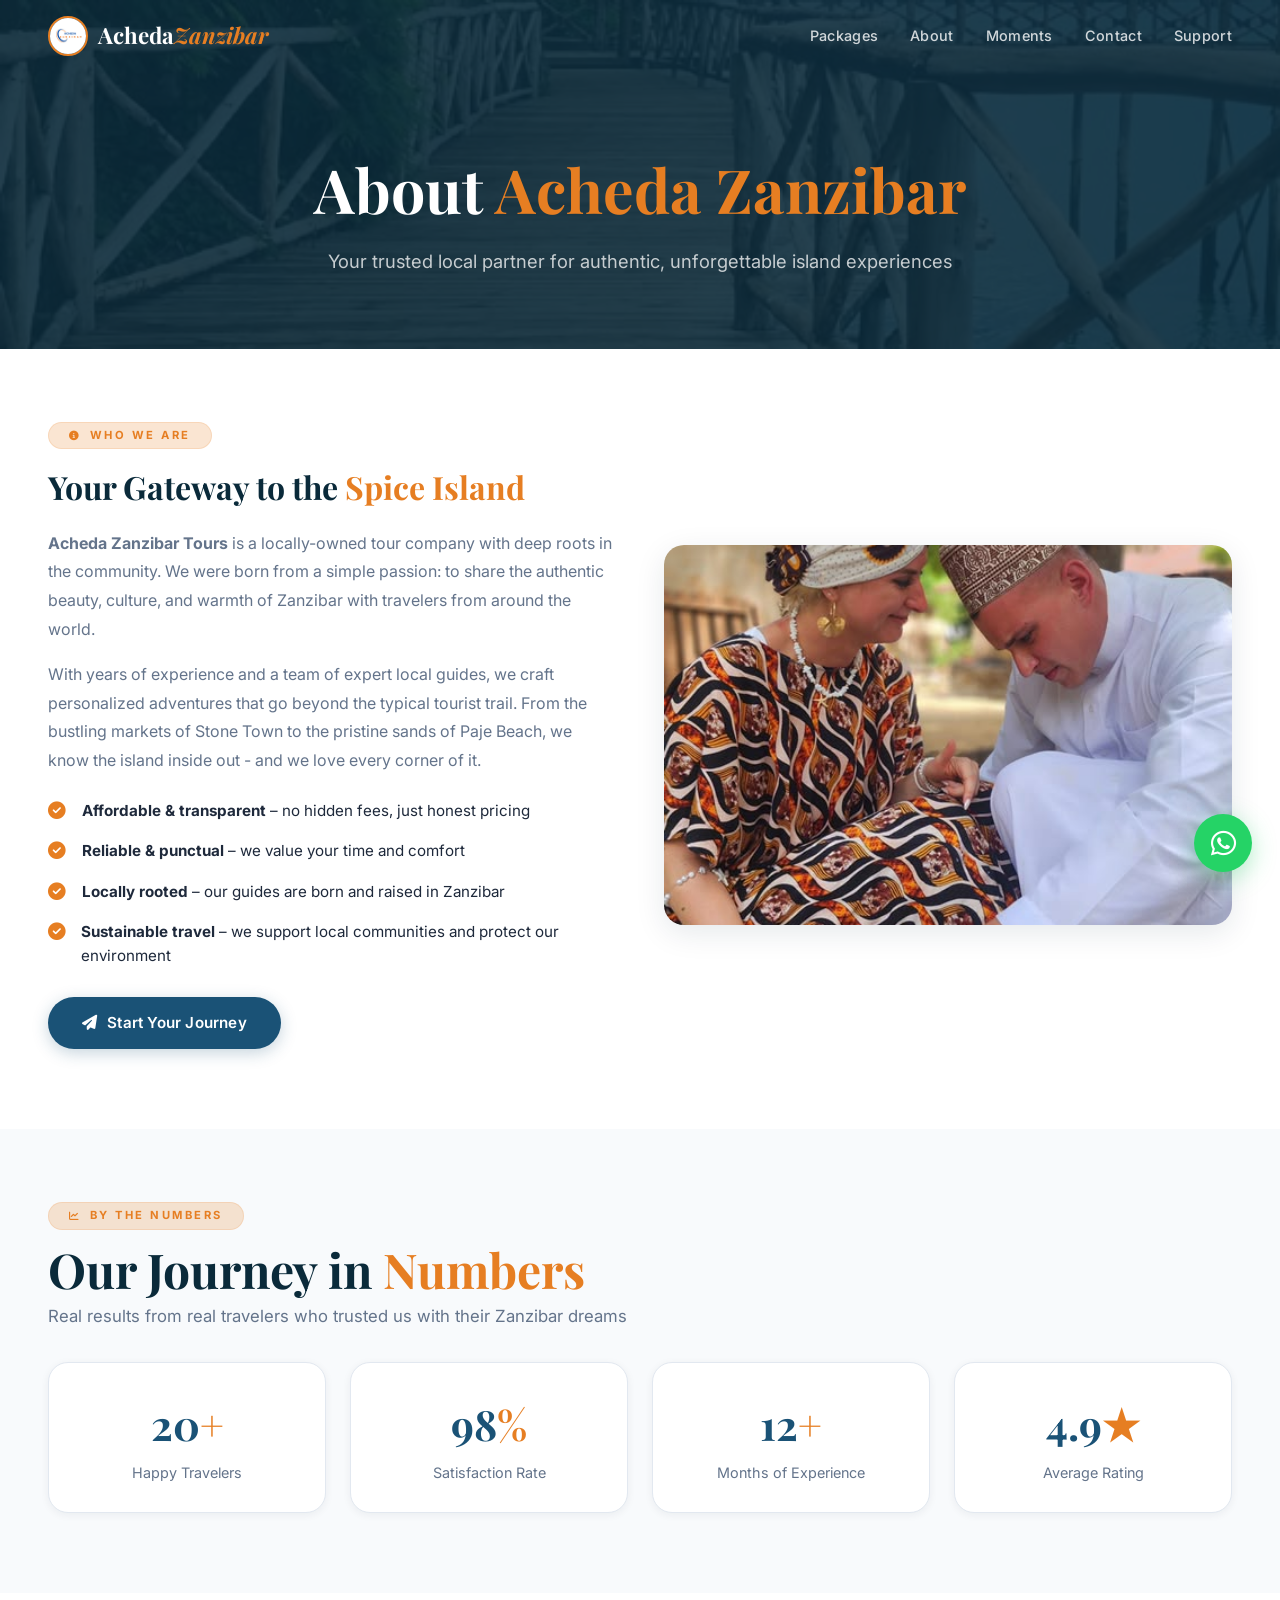
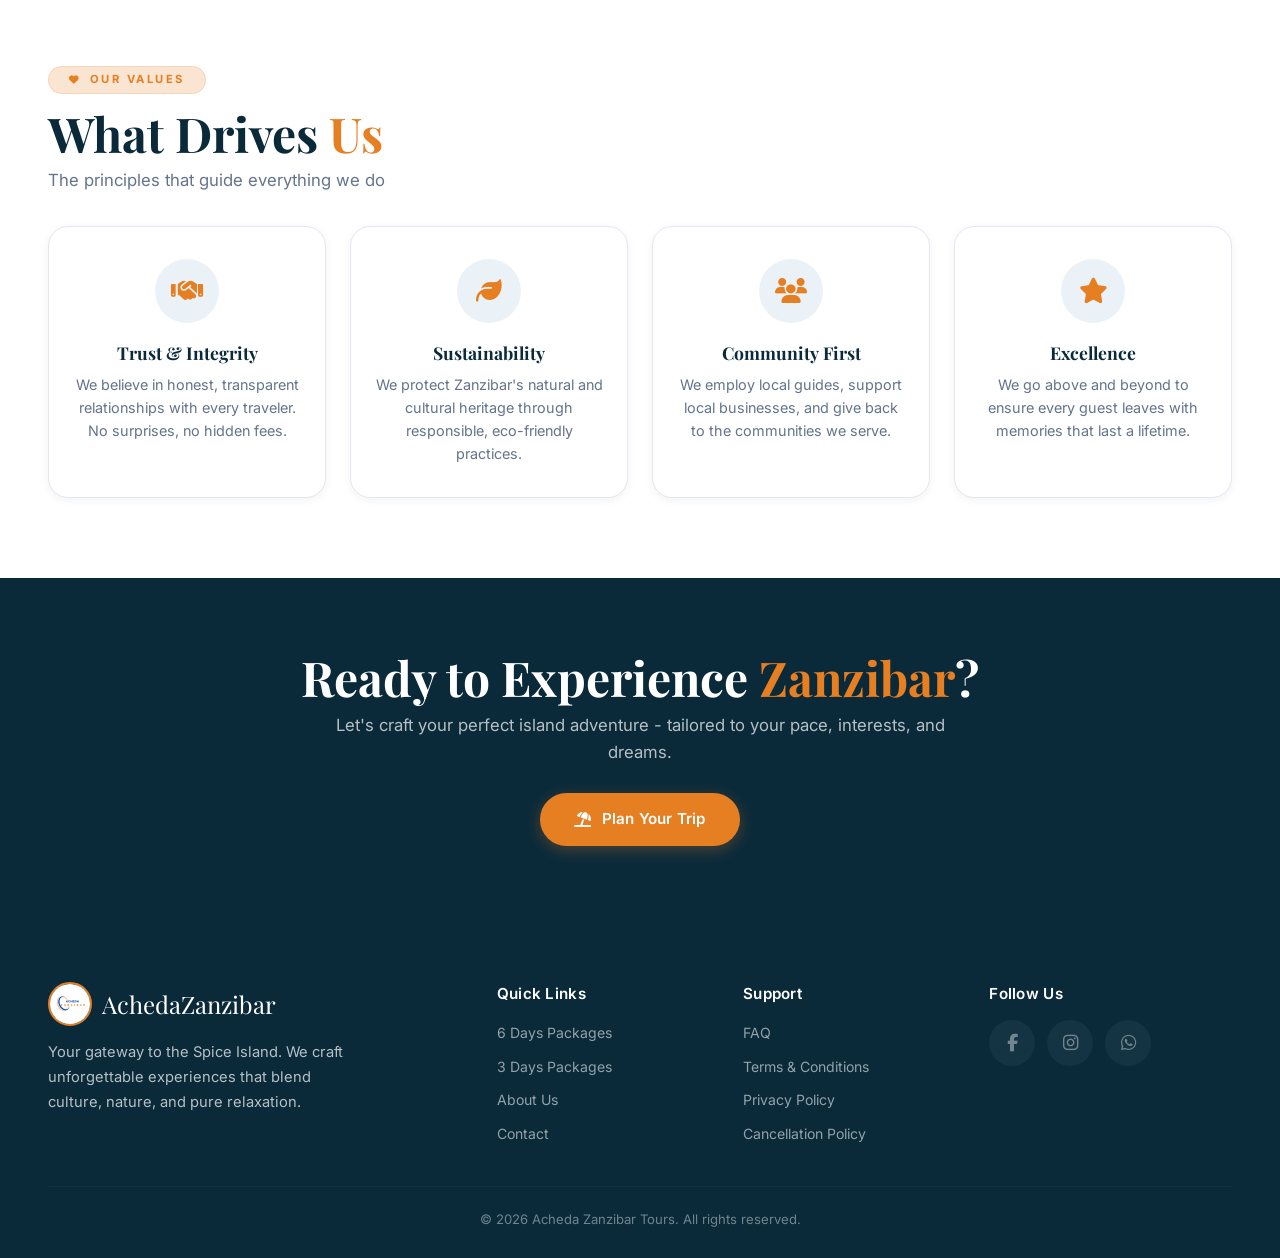
<file: about.html>
<!doctype html>
<html lang="en">
  <head>
    <meta charset="UTF-8" />
    <meta name="viewport" content="width=device-width, initial-scale=1.0" />
    <title>About – Acheda Zanzibar Tours</title>
    <link
      rel="icon"
      type="image/png"
      href="https://ui-avatars.com/api/?name=AZ&background=1a5276&color=fff&size=32"
    />
    <link rel="preconnect" href="https://fonts.googleapis.com" />
    <link rel="preconnect" href="https://fonts.gstatic.com" crossorigin />
    <link
      href="https://fonts.googleapis.com/css2?family=Playfair+Display:ital,wght@0,400;0,600;0,700;1,400&family=Inter:wght@300;400;500;600;700;800&display=swap"
      rel="stylesheet"
    />
    <link
      rel="stylesheet"
      href="https://cdnjs.cloudflare.com/ajax/libs/font-awesome/6.5.0/css/all.min.css"
    />
    <style>
      /* =============================================
                   ROOT & RESET (matching main site)
                   ============================================= */
      * {
        margin: 0;
        padding: 0;
        box-sizing: border-box;
      }

      :root {
        --blue-deep: #0a2a3a;
        --blue-primary: #1a5276;
        --blue-bright: #2a7a9a;
        --blue-light: #eaf2f7;
        --orange: #e67e22;
        --orange-light: #f5cba7;
        --orange-glow: rgba(230, 126, 34, 0.2);
        --white: #ffffff;
        --gray-50: #f8fafc;
        --gray-100: #f1f4f8;
        --gray-200: #e2e8f0;
        --gray-500: #64748b;
        --gray-700: #1e293b;
        --shadow-sm: 0 2px 8px rgba(10, 42, 58, 0.06);
        --shadow-md: 0 8px 30px rgba(10, 42, 58, 0.1);
        --shadow-lg: 0 20px 60px rgba(10, 42, 58, 0.14);
        --radius: 20px;
        --radius-sm: 12px;
        --transition: 0.35s cubic-bezier(0.25, 0.46, 0.45, 0.94);
      }

      html {
        scroll-behavior: smooth;
      }

      body {
        font-family: "Inter", sans-serif;
        background: var(--gray-50);
        color: var(--gray-700);
        line-height: 1.6;
        -webkit-font-smoothing: antialiased;
      }

      img {
        max-width: 100%;
        display: block;
      }
      a {
        text-decoration: none;
        color: inherit;
      }
      ul {
        list-style: none;
      }

      .container {
        max-width: 1240px;
        margin: 0 auto;
        padding: 0 28px;
      }

      /* =============================================
                   TYPOGRAPHY
                   ============================================= */
      .section-label {
        display: inline-flex;
        align-items: center;
        gap: 8px;
        font-size: 0.7rem;
        font-weight: 700;
        letter-spacing: 2.5px;
        text-transform: uppercase;
        color: var(--orange);
        background: var(--orange-glow);
        padding: 4px 20px;
        border-radius: 40px;
        margin-bottom: 12px;
        border: 1px solid rgba(230, 126, 34, 0.15);
      }
      .section-label i {
        font-size: 0.6rem;
      }

      .section-title {
        font-family: "Playfair Display", serif;
        font-size: clamp(2rem, 4.5vw, 3rem);
        font-weight: 700;
        color: var(--blue-deep);
        line-height: 1.15;
        margin-bottom: 6px;
      }
      .section-title .highlight {
        color: var(--orange);
      }

      .section-subtitle {
        font-size: 1.05rem;
        color: var(--gray-500);
        max-width: 640px;
        font-weight: 400;
        margin-bottom: 32px;
      }

      .btn {
        display: inline-flex;
        align-items: center;
        gap: 10px;
        padding: 14px 34px;
        border-radius: 60px;
        font-weight: 600;
        font-size: 0.95rem;
        border: none;
        cursor: pointer;
        transition: var(--transition);
        letter-spacing: 0.2px;
      }

      .btn-primary {
        background: var(--blue-primary);
        color: #fff;
        box-shadow: 0 4px 16px rgba(26, 82, 118, 0.25);
      }
      .btn-primary:hover {
        background: var(--blue-deep);
        transform: translateY(-3px);
        box-shadow: 0 12px 32px rgba(26, 82, 118, 0.35);
      }

      .btn-orange {
        background: var(--orange);
        color: #fff;
        box-shadow: 0 4px 16px rgba(230, 126, 34, 0.3);
      }
      .btn-orange:hover {
        background: #d35400;
        transform: translateY(-3px);
        box-shadow: 0 12px 32px rgba(230, 126, 34, 0.4);
      }

      .btn-outline-light {
        background: transparent;
        color: #fff;
        border: 1.5px solid rgba(255, 255, 255, 0.3);
      }
      .btn-outline-light:hover {
        background: rgba(255, 255, 255, 0.15);
        transform: translateY(-3px);
      }

      .btn-whatsapp {
        background: #25d366;
        color: #fff;
        box-shadow: 0 4px 16px rgba(37, 211, 102, 0.3);
      }
      .btn-whatsapp:hover {
        background: #1ebe5c;
        transform: translateY(-3px);
        box-shadow: 0 12px 32px rgba(37, 211, 102, 0.4);
      }

      /* =============================================
                   NAVIGATION
                   ============================================= */
      .navbar {
        position: fixed;
        top: 0;
        left: 0;
        width: 100%;
        z-index: 999;
        padding: 16px 0;
        transition: var(--transition);
        background: transparent;
      }
      .navbar.scrolled {
        background: rgba(10, 42, 58, 0.94);
        backdrop-filter: blur(18px);
        box-shadow: 0 4px 40px rgba(0, 0, 0, 0.12);
        padding: 10px 0;
      }

      .nav-container {
        max-width: 1240px;
        margin: 0 auto;
        padding: 0 28px;
        display: flex;
        justify-content: space-between;
        align-items: center;
      }

      .nav-logo {
        font-family: "Playfair Display", serif;
        font-size: 1.4rem;
        font-weight: 700;
        color: #fff;
        display: flex;
        align-items: center;
        gap: 10px;
      }
      .nav-logo .logo-accent {
        color: var(--orange);
        font-style: italic;
      }
      .nav-logo-img {
        height: 40px;
        width: 40px;
        border-radius: 50%;
        border: 2px solid var(--orange);
        background: var(--blue-primary);
        object-fit: cover;
      }

      .nav-toggle {
        display: none;
        background: none;
        border: none;
        font-size: 1.5rem;
        color: #fff;
        cursor: pointer;
        padding: 4px 8px;
      }

      .nav-menu {
        display: flex;
        gap: 32px;
        align-items: center;
      }
      .nav-link {
        font-weight: 500;
        font-size: 0.9rem;
        color: rgba(255, 255, 255, 0.8);
        transition: var(--transition);
        position: relative;
        letter-spacing: 0.3px;
      }
      .nav-link::after {
        content: "";
        position: absolute;
        left: 0;
        bottom: -4px;
        width: 0;
        height: 2px;
        background: var(--orange);
        transition: var(--transition);
        border-radius: 4px;
      }
      .nav-link:hover {
        color: #fff;
      }
      .nav-link:hover::after {
        width: 100%;
      }

      /* =============================================
                   PAGE HERO
                   ============================================= */
      .page-hero {
        position: relative;
        padding: 140px 0 72px;
        background: var(--blue-deep);
        text-align: center;
        overflow: hidden;
      }
      .page-hero::before {
        content: "";
        position: absolute;
        inset: 0;
        background: url("./images/94.jpeg")
          center/cover no-repeat;
        opacity: 0.12;
      }
      .page-hero .container {
        position: relative;
        z-index: 2;
      }
      .page-hero h1 {
        font-family: "Playfair Display", serif;
        font-size: clamp(2.6rem, 5vw, 3.8rem);
        font-weight: 700;
        color: #fff;
        margin-bottom: 10px;
      }
      .page-hero h1 .highlight {
        color: var(--orange);
      }
      .page-hero p {
        font-size: 1.15rem;
        color: rgba(255, 255, 255, 0.75);
        max-width: 640px;
        margin: 0 auto;
      }

      /* =============================================
                   SECTION SPACING
                   ============================================= */
      .section-spacing {
        padding: 72px 0 80px;
      }
      .section-spacing-sm {
        padding: 56px 0 64px;
      }
      .bg-white {
        background: var(--white);
      }
      .bg-light {
        background: var(--gray-50);
      }
      .bg-blue-deep {
        background: var(--blue-deep);
        color: rgba(255, 255, 255, 0.85);
      }
      .bg-blue-deep .section-title {
        color: #fff;
      }
      .bg-blue-deep .section-subtitle {
        color: rgba(255, 255, 255, 0.7);
      }

      /* =============================================
                   ABOUT PAGE SPECIFIC
                   ============================================= */
      .about-grid {
        display: grid;
        grid-template-columns: 1fr 1fr;
        gap: 48px;
        align-items: center;
      }
      .about-grid .content h2 {
        font-family: "Playfair Display", serif;
        font-size: 2rem;
        color: var(--blue-deep);
        margin-bottom: 16px;
      }
      .about-grid .content h2 .highlight {
        color: var(--orange);
      }
      .about-grid .content p {
        color: var(--gray-500);
        line-height: 1.8;
        margin-bottom: 16px;
      }
      .about-grid .content ul {
        list-style: none;
        padding: 0;
        margin: 16px 0 20px;
      }
      .about-grid .content ul li {
        display: flex;
        align-items: flex-start;
        gap: 12px;
        padding: 8px 0;
        color: var(--gray-700);
        font-size: 0.95rem;
      }
      .about-grid .content ul li i {
        color: var(--orange);
        font-size: 1.1rem;
        width: 22px;
        margin-top: 3px;
      }
      .about-image {
        border-radius: var(--radius);
        overflow: hidden;
        box-shadow: var(--shadow-md);
      }
      .about-image img {
        width: 100%;
        height: 380px;
        object-fit: cover;
        transition: var(--transition);
      }
      .about-image:hover img {
        transform: scale(1.03);
      }

      .stats-grid {
        display: grid;
        grid-template-columns: repeat(4, 1fr);
        gap: 24px;
        margin-top: 12px;
      }
      .stat-item {
        text-align: center;
        background: var(--white);
        padding: 28px 20px;
        border-radius: var(--radius);
        box-shadow: var(--shadow-sm);
        border: 1px solid var(--gray-200);
        transition: var(--transition);
      }
      .stat-item:hover {
        transform: translateY(-4px);
        box-shadow: var(--shadow-md);
        border-color: var(--orange);
      }
      .stat-item .stat-number {
        font-family: "Playfair Display", serif;
        font-size: 2.6rem;
        font-weight: 700;
        color: var(--blue-primary);
      }
      .stat-item .stat-number .highlight {
        color: var(--orange);
      }
      .stat-item .stat-label {
        font-size: 0.9rem;
        color: var(--gray-500);
        margin-top: 4px;
      }

      /* =============================================
                   TEAM / VALUES
                   ============================================= */
      .values-grid {
        display: grid;
        grid-template-columns: repeat(auto-fit, minmax(220px, 1fr));
        gap: 24px;
        margin-top: 12px;
      }
      .value-card {
        background: var(--white);
        padding: 32px 24px;
        border-radius: var(--radius);
        text-align: center;
        box-shadow: var(--shadow-sm);
        border: 1px solid var(--gray-200);
        transition: var(--transition);
      }
      .value-card:hover {
        transform: translateY(-6px);
        box-shadow: var(--shadow-md);
        border-color: var(--orange);
      }
      .value-card .value-icon {
        width: 64px;
        height: 64px;
        border-radius: 50%;
        background: var(--blue-light);
        display: flex;
        align-items: center;
        justify-content: center;
        margin: 0 auto 16px;
        font-size: 1.6rem;
        color: var(--orange);
        transition: var(--transition);
      }
      .value-card:hover .value-icon {
        background: var(--blue-primary);
        color: #fff;
      }
      .value-card h4 {
        font-family: "Playfair Display", serif;
        font-size: 1.1rem;
        color: var(--blue-deep);
        margin-bottom: 6px;
      }
      .value-card p {
        font-size: 0.9rem;
        color: var(--gray-500);
        line-height: 1.6;
      }

      /* =============================================
                   FOOTER
                   ============================================= */
      .footer {
        background: var(--blue-deep);
        color: rgba(255, 255, 255, 0.7);
        padding: 56px 0 28px;
      }
      .footer-grid {
        display: grid;
        grid-template-columns: 2fr 1fr 1fr 1.2fr;
        gap: 44px;
        margin-bottom: 40px;
      }
      .footer-brand .footer-logo {
        font-family: "Playfair Display", serif;
        font-size: 1.5rem;
        color: #fff;
        display: inline-flex;
        align-items: center;
        gap: 10px;
        margin-bottom: 14px;
      }
      .footer-logo-img {
        height: 44px;
        width: 44px;
        border-radius: 50%;
        border: 2px solid var(--orange);
        background: var(--blue-primary);
        object-fit: cover;
      }
      .footer-brand p {
        font-size: 0.92rem;
        max-width: 300px;
        line-height: 1.7;
      }

      .footer-links h4 {
        color: #fff;
        font-weight: 600;
        margin-bottom: 14px;
        font-size: 0.95rem;
        letter-spacing: 0.3px;
      }
      .footer-links ul {
        display: flex;
        flex-direction: column;
        gap: 8px;
      }
      .footer-links a {
        font-size: 0.88rem;
        transition: var(--transition);
        opacity: 0.8;
      }
      .footer-links a:hover {
        opacity: 1;
        color: var(--orange);
      }

      .footer .contact-socials {
        display: flex;
        gap: 12px;
        margin-top: 6px;
      }
      .footer .contact-socials a {
        width: 46px;
        height: 46px;
        border-radius: 50%;
        background: rgba(255, 255, 255, 0.06);
        display: flex;
        align-items: center;
        justify-content: center;
        color: rgba(255, 255, 255, 0.5);
        transition: var(--transition);
        font-size: 1.1rem;
      }
      .footer .contact-socials a:hover {
        background: var(--orange);
        color: #fff;
      }

      .footer-bottom {
        border-top: 1px solid rgba(255, 255, 255, 0.06);
        padding-top: 22px;
        text-align: center;
        font-size: 0.82rem;
        opacity: 0.6;
      }

      /* =============================================
                   STICKY WHATSAPP
                   ============================================= */
      .sticky-wa {
        position: fixed;
        bottom: 28px;
        right: 28px;
        z-index: 9999;
        width: 58px;
        height: 58px;
        border-radius: 50%;
        background: #25d366;
        color: #fff;
        display: flex;
        align-items: center;
        justify-content: center;
        font-size: 1.8rem;
        box-shadow: 0 6px 24px rgba(37, 211, 102, 0.35);
        transition: var(--transition);
        text-decoration: none;
      }
      .sticky-wa:hover {
        transform: scale(1.08);
        box-shadow: 0 10px 36px rgba(37, 211, 102, 0.5);
      }

      /* =============================================
                   RESPONSIVE
                   ============================================= */
      @media (max-width: 1024px) {
        .about-grid {
          grid-template-columns: 1fr;
        }
        .about-image img {
          height: 300px;
        }
        .footer-grid {
          grid-template-columns: 1fr 1fr;
          gap: 32px;
        }
        .stats-grid {
          grid-template-columns: repeat(2, 1fr);
        }
      }

      @media (max-width: 768px) {
        .nav-toggle {
          display: block;
        }
        .nav-menu {
          position: fixed;
          top: 0;
          right: -100%;
          width: 280px;
          height: 100vh;
          background: var(--blue-deep);
          flex-direction: column;
          padding: 80px 32px 40px;
          gap: 18px;
          box-shadow: -8px 0 40px rgba(0, 0, 0, 0.25);
          transition: 0.4s ease;
          align-items: flex-start;
        }
        .nav-menu.open {
          right: 0;
        }
        .nav-link {
          color: rgba(255, 255, 255, 0.85) !important;
          font-size: 1.05rem;
        }
        .nav-link::after {
          background: var(--orange) !important;
        }

        .page-hero {
          padding: 120px 0 48px;
        }

        .about-grid {
          grid-template-columns: 1fr;
          gap: 28px;
        }
        .about-image img {
          height: 220px;
        }
        .stats-grid {
          grid-template-columns: 1fr 1fr;
          gap: 16px;
        }
        .stat-item {
          padding: 20px 16px;
        }
        .stat-item .stat-number {
          font-size: 2rem;
        }

        .footer-grid {
          grid-template-columns: 1fr;
          gap: 28px;
        }
        .values-grid {
          grid-template-columns: 1fr 1fr;
        }
      }

      @media (max-width: 500px) {
        .values-grid {
          grid-template-columns: 1fr;
        }
        .stats-grid {
          grid-template-columns: 1fr;
        }
        .sticky-wa {
          width: 50px;
          height: 50px;
          font-size: 1.5rem;
          bottom: 18px;
          right: 18px;
        }
      }
    </style>
  </head>
  <body>
    <!-- ===== NAVIGATION ===== -->
    <nav class="navbar" id="navbar">
      <div class="nav-container">
        <a href="index.html" class="nav-logo">
          <img
            src="./images/logo.jpeg"
            alt="Acheda Zanzibar Tours logo"
            class="nav-logo-img"
          />
          <span>Acheda<span class="logo-accent">Zanzibar</span></span>
        </a>
        <button
          class="nav-toggle"
          id="navToggle"
          aria-label="Toggle navigation"
        >
          <i class="fas fa-bars"></i>
        </button>
        <ul class="nav-menu" id="navMenu">
          <li><a href="index.html#packages-6" class="nav-link">Packages</a></li>
          <li><a href="about.html" class="nav-link">About</a></li>
          <li><a href="gallery.html" class="nav-link">Moments</a></li>
          <li><a href="contact.html" class="nav-link">Contact</a></li>
          <li><a href="support.html" class="nav-link">Support</a></li>
        </ul>
      </div>
    </nav>

    <!-- ===== HERO ===== -->
    <section class="page-hero">
      <div class="container">
        <h1>About <span class="highlight">Acheda Zanzibar</span></h1>
        <p>
          Your trusted local partner for authentic, unforgettable island
          experiences
        </p>
      </div>
    </section>

    <!-- ===== ABOUT CONTENT ===== -->
    <section class="section-spacing bg-white">
      <div class="container">
        <div class="about-grid">
          <div class="content">
            <div class="section-label">
              <i class="fas fa-info-circle"></i> Who We Are
            </div>
            <h2>
              Your Gateway to the <span class="highlight">Spice Island</span>
            </h2>
            <p>
              <strong>Acheda Zanzibar Tours</strong> is a locally-owned tour
              company with deep roots in the community. We were born from a
              simple passion: to share the authentic beauty, culture, and warmth
              of Zanzibar with travelers from around the world.
            </p>
            <p>
              With years of experience and a team of expert local guides, we
              craft personalized adventures that go beyond the typical tourist
              trail. From the bustling markets of Stone Town to the pristine
              sands of Paje Beach, we know the island inside out - and we love
              every corner of it.
            </p>
            <ul>
              <li>
                <i class="fas fa-check-circle"></i>
                <span
                  ><strong>Affordable & transparent</strong> – no hidden fees,
                  just honest pricing</span
                >
              </li>
              <li>
                <i class="fas fa-check-circle"></i>
                <span
                  ><strong>Reliable & punctual</strong> – we value your time and
                  comfort</span
                >
              </li>
              <li>
                <i class="fas fa-check-circle"></i>
                <span
                  ><strong>Locally rooted</strong> – our guides are born and
                  raised in Zanzibar</span
                >
              </li>
              <li>
                <i class="fas fa-check-circle"></i>
                <span
                  ><strong>Sustainable travel</strong> – we support local
                  communities and protect our environment</span
                >
              </li>
            </ul>
            <a href="contact.html" class="btn btn-primary"
              ><i class="fas fa-paper-plane"></i> Start Your Journey</a
            >
          </div>
          <div class="about-image">
            <img
              src="./images/101.jpeg"
              alt="Zanzibar local culture"
              loading="lazy"
            />
          </div>
        </div>
      </div>
    </section>

    <!-- ===== STATS ===== -->
    <section class="section-spacing bg-light">
      <div class="container">
        <div class="section-label">
          <i class="fas fa-chart-line"></i> By the Numbers
        </div>
        <h2 class="section-title">
          Our Journey in <span class="highlight">Numbers</span>
        </h2>
        <p class="section-subtitle">
          Real results from real travelers who trusted us with their Zanzibar
          dreams
        </p>
        <div class="stats-grid">
          <div class="stat-item">
            <div class="stat-number">20<span class="highlight">+</span></div>
            <div class="stat-label">Happy Travelers</div>
          </div>
          <div class="stat-item">
            <div class="stat-number">98<span class="highlight">%</span></div>
            <div class="stat-label">Satisfaction Rate</div>
          </div>
          <div class="stat-item">
            <div class="stat-number">12<span class="highlight">+</span></div>
            <div class="stat-label">Months of Experience</div>
          </div>
          <div class="stat-item">
            <div class="stat-number">4.9<span class="highlight">★</span></div>
            <div class="stat-label">Average Rating</div>
          </div>
        </div>
      </div>
    </section>

    <!-- ===== VALUES ===== -->
    <section class="section-spacing bg-white">
      <div class="container">
        <div class="section-label"><i class="fas fa-heart"></i> Our Values</div>
        <h2 class="section-title">
          What Drives <span class="highlight">Us</span>
        </h2>
        <p class="section-subtitle">
          The principles that guide everything we do
        </p>
        <div class="values-grid">
          <div class="value-card">
            <div class="value-icon"><i class="fas fa-handshake"></i></div>
            <h4>Trust & Integrity</h4>
            <p>
              We believe in honest, transparent relationships with every
              traveler. No surprises, no hidden fees.
            </p>
          </div>
          <div class="value-card">
            <div class="value-icon"><i class="fas fa-leaf"></i></div>
            <h4>Sustainability</h4>
            <p>
              We protect Zanzibar's natural and cultural heritage through
              responsible, eco-friendly practices.
            </p>
          </div>
          <div class="value-card">
            <div class="value-icon"><i class="fas fa-users"></i></div>
            <h4>Community First</h4>
            <p>
              We employ local guides, support local businesses, and give back to
              the communities we serve.
            </p>
          </div>
          <div class="value-card">
            <div class="value-icon"><i class="fas fa-star"></i></div>
            <h4>Excellence</h4>
            <p>
              We go above and beyond to ensure every guest leaves with memories
              that last a lifetime.
            </p>
          </div>
        </div>
      </div>
    </section>

    <!-- ===== CTA ===== -->
    <section class="section-spacing bg-blue-deep" style="text-align: center">
      <div class="container">
        <h2 class="section-title" style="color: #fff">
          Ready to Experience <span class="highlight">Zanzibar</span>?
        </h2>
        <p
          class="section-subtitle"
          style="margin: 0 auto 28px; color: rgba(255, 255, 255, 0.7)"
        >
          Let's craft your perfect island adventure - tailored to your pace,
          interests, and dreams.
        </p>
        <a href="contact.html" class="btn btn-orange"
          ><i class="fas fa-umbrella-beach"></i> Plan Your Trip</a
        >
      </div>
    </section>

    <!-- ===== FOOTER ===== -->
    <footer class="footer">
      <div class="container">
        <div class="footer-grid">
          <div class="footer-brand">
            <a href="index.html" class="footer-logo">
              <img
                src="./images/logo.jpeg"
                alt="Acheda Zanzibar Tours logo"
                class="footer-logo-img"
              />
              <span>Acheda<span class="logo-accent">Zanzibar</span></span>
            </a>
            <p>
              Your gateway to the Spice Island. We craft unforgettable
              experiences that blend culture, nature, and pure relaxation.
            </p>
          </div>
          <div class="footer-links">
            <h4>Quick Links</h4>
            <ul>
              <li><a href="index.html#packages-6">6 Days Packages</a></li>
              <li><a href="index.html#packages-3">3 Days Packages</a></li>
              <li><a href="about.html">About Us</a></li>
              <li><a href="contact.html">Contact</a></li>
            </ul>
          </div>
          <div class="footer-links">
            <h4>Support</h4>
            <ul>
              <li><a href="support.html#faq">FAQ</a></li>
              <li><a href="support.html#terms">Terms &amp; Conditions</a></li>
              <li><a href="support.html#privacy">Privacy Policy</a></li>
              <li>
                <a href="support.html#cancellation">Cancellation Policy</a>
              </li>
            </ul>
          </div>
          <div class="footer-links">
            <h4>Follow Us</h4>
            <div class="contact-socials">
              <a href="#" aria-label="Facebook"
                ><i class="fab fa-facebook-f"></i
              ></a>
              <a href="#" aria-label="Instagram"
                ><i class="fab fa-instagram"></i
              ></a>
              <a href="#" aria-label="WhatsApp"
                ><i class="fab fa-whatsapp"></i
              ></a>
            </div>
          </div>
        </div>
        <div class="footer-bottom">
          <p>&copy; 2026 Acheda Zanzibar Tours. All rights reserved.</p>
        </div>
      </div>
    </footer>

    <!-- ===== STICKY WHATSAPP ===== -->
    <a
      href="https://wa.me/255615311661?text=Hi%20Acheda%20Zanzibar%20Tours!%20I%20found%20your%20website%20and%20I'm%20interested."
      target="_blank"
      class="sticky-wa"
      aria-label="WhatsApp"
    >
      <i class="fab fa-whatsapp"></i>
    </a>

    <!-- =============================================
    JAVASCRIPT
    ============================================= -->
    <script>
      // Navbar scroll
      const navbar = document.getElementById("navbar");
      window.addEventListener("scroll", () => {
        navbar.classList.toggle("scrolled", window.scrollY > 60);
      });

      // Mobile menu
      const navToggle = document.getElementById("navToggle");
      const navMenu = document.getElementById("navMenu");
      navToggle.addEventListener("click", () =>
        navMenu.classList.toggle("open"),
      );
      document.querySelectorAll(".nav-link").forEach((link) => {
        link.addEventListener("click", () => navMenu.classList.remove("open"));
      });
    </script>
  </body>
</html>
</file>
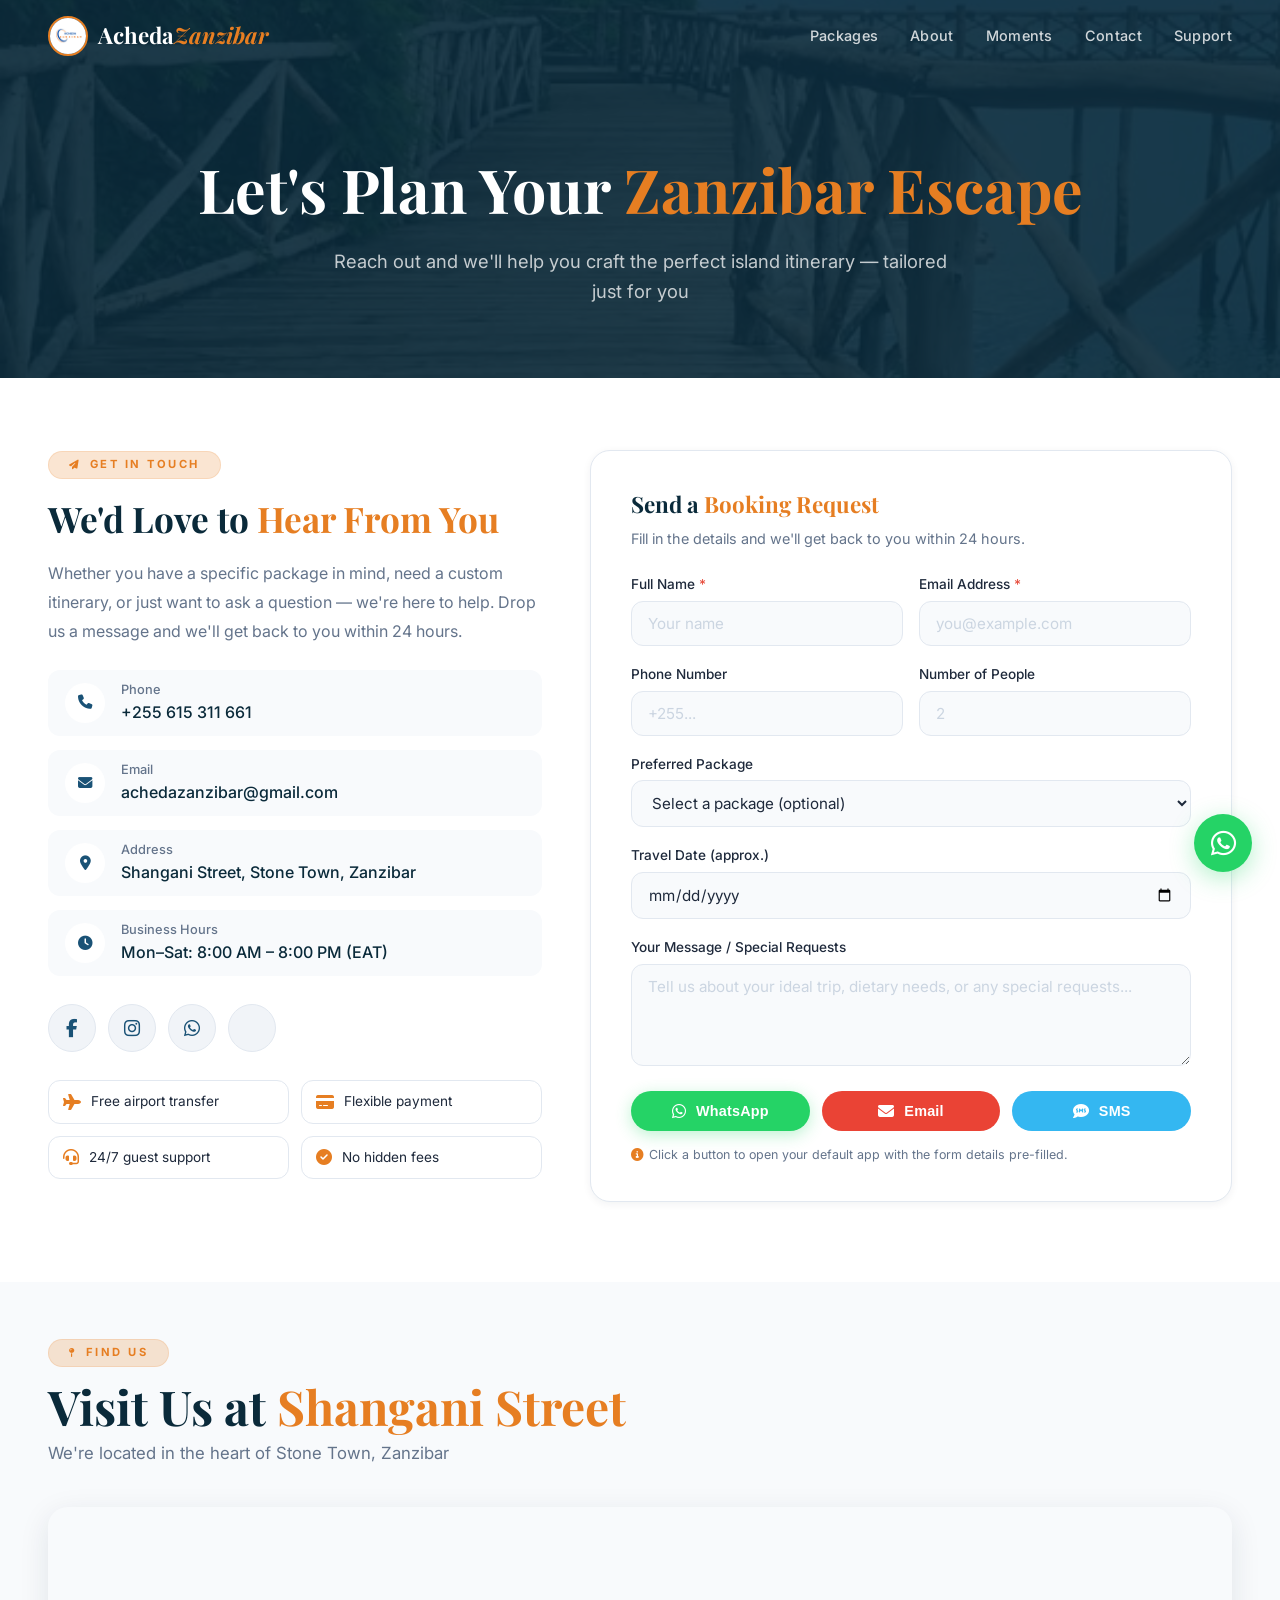
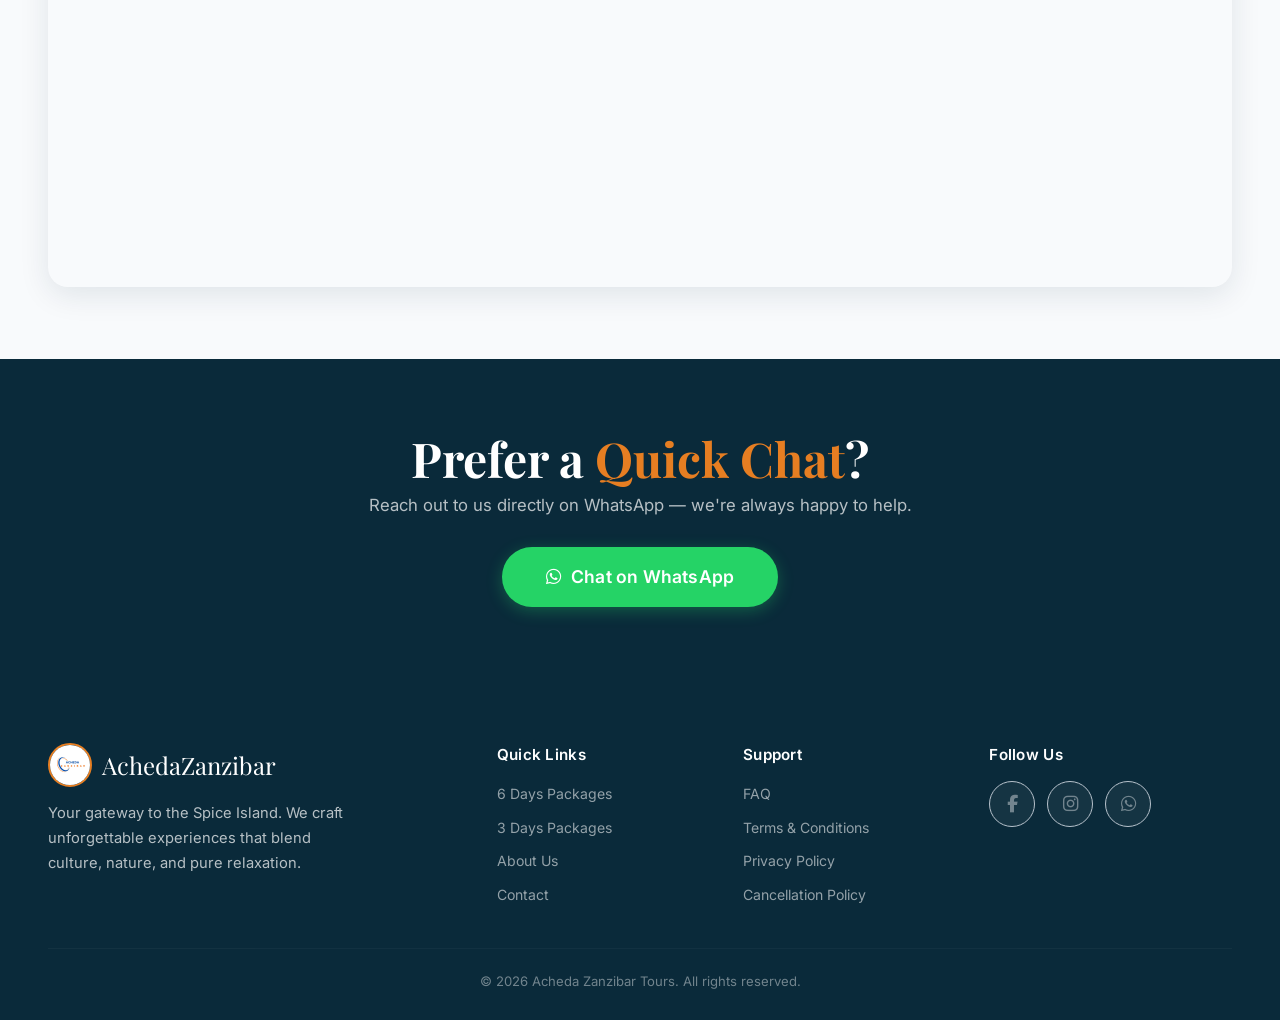
<file: contact.html>
<!doctype html>
<html lang="en">
  <head>
    <meta charset="UTF-8" />
    <meta name="viewport" content="width=device-width, initial-scale=1.0" />
    <title>Contact & Book – Acheda Zanzibar Tours</title>
    <link
      rel="icon"
      type="image/png"
      href="https://ui-avatars.com/api/?name=AZ&background=1a5276&color=fff&size=32"
    />
    <link rel="preconnect" href="https://fonts.googleapis.com" />
    <link rel="preconnect" href="https://fonts.gstatic.com" crossorigin />
    <link
      href="https://fonts.googleapis.com/css2?family=Playfair+Display:ital,wght@0,400;0,600;0,700;1,400&family=Inter:wght@300;400;500;600;700;800&display=swap"
      rel="stylesheet"
    />
    <link
      rel="stylesheet"
      href="https://cdnjs.cloudflare.com/ajax/libs/font-awesome/6.5.0/css/all.min.css"
    />
    <style>
      /* =============================================
                   ROOT & RESET
                   ============================================= */
      * {
        margin: 0;
        padding: 0;
        box-sizing: border-box;
      }

      :root {
        --blue-deep: #0a2a3a;
        --blue-primary: #1a5276;
        --blue-bright: #2a7a9a;
        --blue-light: #eaf2f7;
        --orange: #e67e22;
        --orange-light: #f5cba7;
        --orange-glow: rgba(230, 126, 34, 0.2);
        --white: #ffffff;
        --gray-50: #f8fafc;
        --gray-100: #f1f4f8;
        --gray-200: #e2e8f0;
        --gray-300: #cbd5e1;
        --gray-500: #64748b;
        --gray-700: #1e293b;
        --shadow-sm: 0 2px 8px rgba(10, 42, 58, 0.06);
        --shadow-md: 0 8px 30px rgba(10, 42, 58, 0.1);
        --shadow-lg: 0 20px 60px rgba(10, 42, 58, 0.14);
        --radius: 20px;
        --radius-sm: 12px;
        --transition: 0.35s cubic-bezier(0.25, 0.46, 0.45, 0.94);
      }

      html {
        scroll-behavior: smooth;
      }

      body {
        font-family: "Inter", sans-serif;
        background: var(--gray-50);
        color: var(--gray-700);
        line-height: 1.6;
        -webkit-font-smoothing: antialiased;
      }

      img {
        max-width: 100%;
        display: block;
      }
      a {
        text-decoration: none;
        color: inherit;
      }
      ul {
        list-style: none;
      }

      .container {
        max-width: 1240px;
        margin: 0 auto;
        padding: 0 28px;
      }

      /* =============================================
                   TYPOGRAPHY
                   ============================================= */
      .section-label {
        display: inline-flex;
        align-items: center;
        gap: 8px;
        font-size: 0.7rem;
        font-weight: 700;
        letter-spacing: 2.5px;
        text-transform: uppercase;
        color: var(--orange);
        background: var(--orange-glow);
        padding: 4px 20px;
        border-radius: 40px;
        margin-bottom: 12px;
        border: 1px solid rgba(230, 126, 34, 0.15);
      }
      .section-label i {
        font-size: 0.6rem;
      }

      .section-title {
        font-family: "Playfair Display", serif;
        font-size: clamp(2rem, 4.5vw, 3rem);
        font-weight: 700;
        color: var(--blue-deep);
        line-height: 1.15;
        margin-bottom: 6px;
      }
      .section-title .highlight {
        color: var(--orange);
      }

      .section-subtitle {
        font-size: 1.05rem;
        color: var(--gray-500);
        max-width: 640px;
        font-weight: 400;
        margin-bottom: 32px;
      }

      .btn {
        display: inline-flex;
        align-items: center;
        gap: 10px;
        padding: 14px 34px;
        border-radius: 60px;
        font-weight: 600;
        font-size: 0.95rem;
        border: none;
        cursor: pointer;
        transition: var(--transition);
        letter-spacing: 0.2px;
      }

      .btn-primary {
        background: var(--blue-primary);
        color: #fff;
        box-shadow: 0 4px 16px rgba(26, 82, 118, 0.25);
      }
      .btn-primary:hover {
        background: var(--blue-deep);
        transform: translateY(-3px);
        box-shadow: 0 12px 32px rgba(26, 82, 118, 0.35);
      }

      .btn-orange {
        background: var(--orange);
        color: #fff;
        box-shadow: 0 4px 16px rgba(230, 126, 34, 0.3);
      }
      .btn-orange:hover {
        background: #d35400;
        transform: translateY(-3px);
        box-shadow: 0 12px 32px rgba(230, 126, 34, 0.4);
      }

      .btn-outline-light {
        background: transparent;
        color: #fff;
        border: 1.5px solid rgba(255, 255, 255, 0.3);
      }
      .btn-outline-light:hover {
        background: rgba(255, 255, 255, 0.15);
        transform: translateY(-3px);
      }

      .btn-whatsapp {
        background: #25d366;
        color: #fff;
        box-shadow: 0 4px 16px rgba(37, 211, 102, 0.3);
      }
      .btn-whatsapp:hover {
        background: #1ebe5c;
        transform: translateY(-3px);
        box-shadow: 0 12px 32px rgba(37, 211, 102, 0.4);
      }

      .btn-email {
        background: #ea4335;
        color: #fff;
      }
      .btn-email:hover {
        background: #d33426;
        transform: translateY(-3px);
      }

      .btn-sms {
        background: #34b7f1;
        color: #fff;
      }
      .btn-sms:hover {
        background: #1da1e0;
        transform: translateY(-3px);
      }

      /* =============================================
                   NAVIGATION
                   ============================================= */
      .navbar {
        position: fixed;
        top: 0;
        left: 0;
        width: 100%;
        z-index: 999;
        padding: 16px 0;
        transition: var(--transition);
        background: transparent;
      }
      .navbar.scrolled {
        background: rgba(10, 42, 58, 0.94);
        backdrop-filter: blur(18px);
        box-shadow: 0 4px 40px rgba(0, 0, 0, 0.12);
        padding: 10px 0;
      }

      .nav-container {
        max-width: 1240px;
        margin: 0 auto;
        padding: 0 28px;
        display: flex;
        justify-content: space-between;
        align-items: center;
      }

      .nav-logo {
        font-family: "Playfair Display", serif;
        font-size: 1.4rem;
        font-weight: 700;
        color: #fff;
        display: flex;
        align-items: center;
        gap: 10px;
      }
      .nav-logo .logo-accent {
        color: var(--orange);
        font-style: italic;
      }
      .nav-logo-img {
        height: 40px;
        width: 40px;
        border-radius: 50%;
        border: 2px solid var(--orange);
        background: var(--blue-primary);
        object-fit: cover;
      }

      .nav-toggle {
        display: none;
        background: none;
        border: none;
        font-size: 1.5rem;
        color: #fff;
        cursor: pointer;
        padding: 4px 8px;
      }

      .nav-menu {
        display: flex;
        gap: 32px;
        align-items: center;
      }
      .nav-link {
        font-weight: 500;
        font-size: 0.9rem;
        color: rgba(255, 255, 255, 0.8);
        transition: var(--transition);
        position: relative;
        letter-spacing: 0.3px;
      }
      .nav-link::after {
        content: "";
        position: absolute;
        left: 0;
        bottom: -4px;
        width: 0;
        height: 2px;
        background: var(--orange);
        transition: var(--transition);
        border-radius: 4px;
      }
      .nav-link:hover {
        color: #fff;
      }
      .nav-link:hover::after {
        width: 100%;
      }

      /* =============================================
                   PAGE HERO
                   ============================================= */
      .page-hero {
        position: relative;
        padding: 140px 0 72px;
        background: var(--blue-deep);
        text-align: center;
        overflow: hidden;
      }
      .page-hero::before {
        content: "";
        position: absolute;
        inset: 0;
        background: url("./images/94.jpeg")
          center/cover no-repeat;
        opacity: 0.1;
      }
      .page-hero .container {
        position: relative;
        z-index: 2;
      }
      .page-hero h1 {
        font-family: "Playfair Display", serif;
        font-size: clamp(2.6rem, 5vw, 3.8rem);
        font-weight: 700;
        color: #fff;
        margin-bottom: 10px;
      }
      .page-hero h1 .highlight {
        color: var(--orange);
      }
      .page-hero p {
        font-size: 1.15rem;
        color: rgba(255, 255, 255, 0.75);
        max-width: 640px;
        margin: 0 auto;
      }

      /* =============================================
                   SECTION SPACING
                   ============================================= */
      .section-spacing {
        padding: 72px 0 80px;
      }
      .section-spacing-sm {
        padding: 56px 0 64px;
      }
      .bg-white {
        background: var(--white);
      }
      .bg-light {
        background: var(--gray-50);
      }
      .bg-blue-deep {
        background: var(--blue-deep);
        color: rgba(255, 255, 255, 0.85);
      }
      .bg-blue-deep .section-title {
        color: #fff;
      }
      .bg-blue-deep .section-subtitle {
        color: rgba(255, 255, 255, 0.7);
      }

      /* =============================================
                   CONTACT GRID
                   ============================================= */
      .contact-grid {
        display: grid;
        grid-template-columns: 1fr 1.3fr;
        gap: 48px;
        align-items: start;
      }

      /* ---- Left: Info ---- */
      .contact-info h2 {
        font-family: "Playfair Display", serif;
        font-size: 2.2rem;
        color: var(--blue-deep);
        margin-bottom: 12px;
      }
      .contact-info h2 .highlight {
        color: var(--orange);
      }
      .contact-info .lead {
        color: var(--gray-500);
        line-height: 1.8;
        margin-bottom: 24px;
      }

      .contact-details {
        display: flex;
        flex-direction: column;
        gap: 14px;
        margin-bottom: 28px;
      }
      .contact-details li {
        display: flex;
        align-items: center;
        gap: 16px;
        font-size: 1rem;
        color: var(--gray-700);
        padding: 10px 14px;
        background: var(--gray-50);
        border-radius: var(--radius-sm);
        transition: var(--transition);
        border-left: 3px solid transparent;
      }
      .contact-details li:hover {
        background: var(--blue-light);
        border-left-color: var(--orange);
        transform: translateX(4px);
      }
      .contact-details li i {
        width: 40px;
        height: 40px;
        background: var(--white);
        border-radius: 50%;
        display: flex;
        align-items: center;
        justify-content: center;
        color: var(--blue-primary);
        font-size: 0.9rem;
        flex-shrink: 0;
        transition: var(--transition);
      }
      .contact-details li:hover i {
        background: var(--blue-primary);
        color: #fff;
      }
      .contact-details li .detail-label {
        font-weight: 500;
        color: var(--gray-500);
        font-size: 0.8rem;
        display: block;
      }
      .contact-details li .detail-value {
        font-weight: 500;
        color: var(--blue-deep);
      }

      .contact-socials {
        display: flex;
        gap: 12px;
        margin-top: 4px;
      }
      .contact-socials a {
        width: 48px;
        height: 48px;
        border-radius: 50%;
        background: var(--gray-100);
        display: flex;
        align-items: center;
        justify-content: center;
        color: var(--blue-primary);
        transition: var(--transition);
        font-size: 1.15rem;
        border: 1px solid var(--gray-200);
      }
      .contact-socials a:hover {
        background: var(--blue-primary);
        color: #fff;
        transform: translateY(-4px);
        box-shadow: var(--shadow-md);
        border-color: var(--blue-primary);
      }

      .contact-perks {
        display: grid;
        grid-template-columns: 1fr 1fr;
        gap: 12px;
        margin-top: 28px;
      }
      .perk-item {
        display: flex;
        align-items: center;
        gap: 10px;
        font-size: 0.85rem;
        color: var(--gray-700);
        background: var(--white);
        padding: 10px 14px;
        border-radius: var(--radius-sm);
        border: 1px solid var(--gray-200);
        transition: var(--transition);
      }
      .perk-item:hover {
        border-color: var(--orange);
        box-shadow: var(--shadow-sm);
      }
      .perk-item i {
        color: var(--orange);
        font-size: 1rem;
      }

      /* ---- Right: Form ---- */
      .contact-form-wrapper {
        background: var(--white);
        padding: 36px 40px;
        border-radius: var(--radius);
        box-shadow: var(--shadow-sm);
        border: 1px solid var(--gray-200);
      }
      .contact-form-wrapper h3 {
        font-family: "Playfair Display", serif;
        font-size: 1.4rem;
        color: var(--blue-deep);
        margin-bottom: 4px;
      }
      .contact-form-wrapper .form-subtitle {
        color: var(--gray-500);
        font-size: 0.9rem;
        margin-bottom: 24px;
      }

      .form-row {
        display: grid;
        grid-template-columns: 1fr 1fr;
        gap: 16px;
      }
      .form-group {
        margin-bottom: 18px;
      }
      .form-group label {
        display: block;
        font-weight: 500;
        font-size: 0.85rem;
        margin-bottom: 5px;
        color: var(--gray-700);
      }
      .form-group label .required {
        color: #e74c3c;
      }
      .form-group input,
      .form-group select,
      .form-group textarea {
        width: 100%;
        padding: 12px 16px;
        border: 1.5px solid var(--gray-200);
        border-radius: var(--radius-sm);
        font-family: "Inter", sans-serif;
        font-size: 0.95rem;
        transition: var(--transition);
        background: var(--gray-50);
        color: var(--gray-700);
      }
      .form-group input:focus,
      .form-group select:focus,
      .form-group textarea:focus {
        outline: none;
        border-color: var(--blue-primary);
        box-shadow: 0 0 0 4px rgba(26, 82, 118, 0.08);
        background: var(--white);
      }
      .form-group input::placeholder,
      .form-group textarea::placeholder {
        color: var(--gray-300);
      }

      .send-actions {
        display: flex;
        flex-wrap: wrap;
        gap: 12px;
        margin-top: 6px;
      }
      .send-actions .btn {
        flex: 1 1 140px;
        justify-content: center;
        padding: 12px 20px;
        font-size: 0.9rem;
      }
      .send-actions .btn i {
        font-size: 1rem;
      }

      .form-footnote {
        font-size: 0.78rem;
        color: var(--gray-500);
        margin-top: 14px;
        display: flex;
        align-items: center;
        gap: 6px;
      }
      .form-footnote i {
        color: var(--orange);
      }

      /* =============================================
                   MAP
                   ============================================= */
      .map-section iframe {
        width: 100%;
        height: 380px;
        border: 0;
        border-radius: var(--radius);
        box-shadow: var(--shadow-md);
        margin-top: 8px;
      }

      /* =============================================
                   FOOTER
                   ============================================= */
      .footer {
        background: var(--blue-deep);
        color: rgba(255, 255, 255, 0.7);
        padding: 56px 0 28px;
      }
      .footer-grid {
        display: grid;
        grid-template-columns: 2fr 1fr 1fr 1.2fr;
        gap: 44px;
        margin-bottom: 40px;
      }
      .footer-brand .footer-logo {
        font-family: "Playfair Display", serif;
        font-size: 1.5rem;
        color: #fff;
        display: inline-flex;
        align-items: center;
        gap: 10px;
        margin-bottom: 14px;
      }
      .footer-logo-img {
        height: 44px;
        width: 44px;
        border-radius: 50%;
        border: 2px solid var(--orange);
        background: var(--blue-primary);
        object-fit: cover;
      }
      .footer-brand p {
        font-size: 0.92rem;
        max-width: 300px;
        line-height: 1.7;
      }

      .footer-links h4 {
        color: #fff;
        font-weight: 600;
        margin-bottom: 14px;
        font-size: 0.95rem;
        letter-spacing: 0.3px;
      }
      .footer-links ul {
        display: flex;
        flex-direction: column;
        gap: 8px;
      }
      .footer-links a {
        font-size: 0.88rem;
        transition: var(--transition);
        opacity: 0.8;
      }
      .footer-links a:hover {
        opacity: 1;
        color: var(--orange);
      }

      .footer .contact-socials {
        display: flex;
        gap: 12px;
        margin-top: 6px;
      }
      .footer .contact-socials a {
        width: 46px;
        height: 46px;
        border-radius: 50%;
        background: rgba(255, 255, 255, 0.06);
        display: flex;
        align-items: center;
        justify-content: center;
        color: rgba(255, 255, 255, 0.5);
        transition: var(--transition);
        font-size: 1.1rem;
      }
      .footer .contact-socials a:hover {
        background: var(--orange);
        color: #fff;
      }

      .footer-bottom {
        border-top: 1px solid rgba(255, 255, 255, 0.06);
        padding-top: 22px;
        text-align: center;
        font-size: 0.82rem;
        opacity: 0.6;
      }

      /* =============================================
                   STICKY WHATSAPP
                   ============================================= */
      .sticky-wa {
        position: fixed;
        bottom: 28px;
        right: 28px;
        z-index: 9999;
        width: 58px;
        height: 58px;
        border-radius: 50%;
        background: #25d366;
        color: #fff;
        display: flex;
        align-items: center;
        justify-content: center;
        font-size: 1.8rem;
        box-shadow: 0 6px 24px rgba(37, 211, 102, 0.35);
        transition: var(--transition);
        text-decoration: none;
      }
      .sticky-wa:hover {
        transform: scale(1.08);
        box-shadow: 0 10px 36px rgba(37, 211, 102, 0.5);
      }

      /* =============================================
                   RESPONSIVE
                   ============================================= */
      @media (max-width: 1024px) {
        .contact-grid {
          grid-template-columns: 1fr;
          gap: 36px;
        }
        .footer-grid {
          grid-template-columns: 1fr 1fr;
          gap: 32px;
        }
        .contact-perks {
          grid-template-columns: 1fr 1fr;
        }
      }

      @media (max-width: 768px) {
        .nav-toggle {
          display: block;
        }
        .nav-menu {
          position: fixed;
          top: 0;
          right: -100%;
          width: 280px;
          height: 100vh;
          background: var(--blue-deep);
          flex-direction: column;
          padding: 80px 32px 40px;
          gap: 18px;
          box-shadow: -8px 0 40px rgba(0, 0, 0, 0.25);
          transition: 0.4s ease;
          align-items: flex-start;
        }
        .nav-menu.open {
          right: 0;
        }
        .nav-link {
          color: rgba(255, 255, 255, 0.85) !important;
          font-size: 1.05rem;
        }
        .nav-link::after {
          background: var(--orange) !important;
        }

        .page-hero {
          padding: 120px 0 48px;
        }

        .contact-grid {
          grid-template-columns: 1fr;
          gap: 28px;
        }
        .contact-form-wrapper {
          padding: 24px 20px;
        }
        .form-row {
          grid-template-columns: 1fr;
        }
        .send-actions .btn {
          flex: 1 1 100%;
        }
        .contact-perks {
          grid-template-columns: 1fr;
        }

        .footer-grid {
          grid-template-columns: 1fr;
          gap: 28px;
        }

        .map-section iframe {
          height: 260px;
        }

        .sticky-wa {
          width: 50px;
          height: 50px;
          font-size: 1.5rem;
          bottom: 18px;
          right: 18px;
        }
      }

      @media (max-width: 500px) {
        .contact-details li {
          flex-wrap: wrap;
          gap: 8px;
        }
        .contact-details li .detail-label {
          font-size: 0.7rem;
        }
      }
    </style>
  </head>
  <body>
    <!-- ===== NAVIGATION ===== -->
    <nav class="navbar" id="navbar">
      <div class="nav-container">
        <a href="index.html" class="nav-logo">
          <img
            src="./images/logo.jpeg"
            alt="Acheda Zanzibar Tours logo"
            class="nav-logo-img"
          />
          <span>Acheda<span class="logo-accent">Zanzibar</span></span>
        </a>
        <button
          class="nav-toggle"
          id="navToggle"
          aria-label="Toggle navigation"
        >
          <i class="fas fa-bars"></i>
        </button>
        <ul class="nav-menu" id="navMenu">
          <li><a href="index.html#packages-6" class="nav-link">Packages</a></li>
          <li><a href="about.html" class="nav-link">About</a></li>
          <li><a href="gallery.html" class="nav-link">Moments</a></li>
          <li><a href="contact.html" class="nav-link">Contact</a></li>
          <li><a href="support.html" class="nav-link">Support</a></li>
        </ul>
      </div>
    </nav>

    <!-- ===== HERO ===== -->
    <section class="page-hero">
      <div class="container">
        <h1>Let's Plan Your <span class="highlight">Zanzibar Escape</span></h1>
        <p>
          Reach out and we'll help you craft the perfect island itinerary —
          tailored just for you
        </p>
      </div>
    </section>

    <!-- ===== CONTACT SECTION ===== -->
    <section class="section-spacing bg-white">
      <div class="container">
        <div class="contact-grid">
          <!-- ===== LEFT: INFO ===== -->
          <div class="contact-info">
            <div class="section-label">
              <i class="fas fa-paper-plane"></i> Get in Touch
            </div>
            <h2>We'd Love to <span class="highlight">Hear From You</span></h2>
            <p class="lead">
              Whether you have a specific package in mind, need a custom
              itinerary, or just want to ask a question — we're here to help.
              Drop us a message and we'll get back to you within 24 hours.
            </p>

            <ul class="contact-details">
              <li>
                <i class="fas fa-phone"></i>
                <div>
                  <span class="detail-label">Phone</span>
                  <span class="detail-value">+255 615 311 661</span>
                </div>
              </li>
              <li>
                <i class="fas fa-envelope"></i>
                <div>
                  <span class="detail-label">Email</span>
                  <span class="detail-value">achedazanzibar@gmail.com</span>
                </div>
              </li>
              <li>
                <i class="fas fa-map-marker-alt"></i>
                <div>
                  <span class="detail-label">Address</span>
                  <span class="detail-value"
                    >Shangani Street, Stone Town, Zanzibar</span
                  >
                </div>
              </li>
              <li>
                <i class="fas fa-clock"></i>
                <div>
                  <span class="detail-label">Business Hours</span>
                  <span class="detail-value"
                    >Mon–Sat: 8:00 AM – 8:00 PM (EAT)</span
                  >
                </div>
              </li>
            </ul>

            <div class="contact-socials">
              <a href="#" aria-label="Facebook"
                ><i class="fab fa-facebook-f"></i
              ></a>
              <a href="#" aria-label="Instagram"
                ><i class="fab fa-instagram"></i
              ></a>
              <a href="#" aria-label="WhatsApp"
                ><i class="fab fa-whatsapp"></i
              ></a>
              <a href="#" aria-label="TripAdvisor"
                ><i class="fab fa-tripadvisor"></i
              ></a>
            </div>

            <div class="contact-perks">
              <div class="perk-item">
                <i class="fas fa-plane"></i> Free airport transfer
              </div>
              <div class="perk-item">
                <i class="fas fa-credit-card"></i> Flexible payment
              </div>
              <div class="perk-item">
                <i class="fas fa-headset"></i> 24/7 guest support
              </div>
              <div class="perk-item">
                <i class="fas fa-check-circle"></i> No hidden fees
              </div>
            </div>
          </div>

          <!-- ===== RIGHT: FORM ===== -->
          <div class="contact-form-wrapper">
            <h3>
              Send a <span style="color: var(--orange)">Booking Request</span>
            </h3>
            <p class="form-subtitle">
              Fill in the details and we'll get back to you within 24 hours.
            </p>

            <form id="bookingForm">
              <div class="form-row">
                <div class="form-group">
                  <label>Full Name <span class="required">*</span></label>
                  <input
                    type="text"
                    id="fullName"
                    placeholder="Your name"
                    required
                  />
                </div>
                <div class="form-group">
                  <label>Email Address <span class="required">*</span></label>
                  <input
                    type="email"
                    id="email"
                    placeholder="you@example.com"
                    required
                  />
                </div>
              </div>

              <div class="form-row">
                <div class="form-group">
                  <label>Phone Number</label>
                  <input type="tel" id="phone" placeholder="+255..." />
                </div>
                <div class="form-group">
                  <label>Number of People</label>
                  <input type="number" id="people" placeholder="2" min="1" />
                </div>
              </div>

              <div class="form-group">
                <label>Preferred Package</label>
                <select id="packageSelect">
                  <option value="">Select a package (optional)</option>
                  <option value="6 Days Island Tour">6 Days Island Tour</option>
                  <option value="5 Days Island Tour">5 Days Island Tour</option>
                  <option value="4 Days Island Tour">4 Days Island Tour</option>
                  <option value="3 Days Island Tour">3 Days Island Tour</option>
                  <option value="Mikumi Day Safari">Mikumi Day Safari</option>
                  <option value="Custom Itinerary">Custom / Other</option>
                </select>
              </div>

              <div class="form-group">
                <label>Travel Date (approx.)</label>
                <input type="date" id="travelDate" />
              </div>

              <div class="form-group">
                <label>Your Message / Special Requests</label>
                <textarea
                  id="message"
                  rows="4"
                  placeholder="Tell us about your ideal trip, dietary needs, or any special requests..."
                ></textarea>
              </div>

              <!-- Send buttons -->
              <div class="send-actions">
                <button
                  type="button"
                  class="btn btn-whatsapp"
                  id="sendWhatsApp"
                >
                  <i class="fab fa-whatsapp"></i> WhatsApp
                </button>
                <button type="button" class="btn btn-email" id="sendEmail">
                  <i class="fas fa-envelope"></i> Email
                </button>
                <button type="button" class="btn btn-sms" id="sendSMS">
                  <i class="fas fa-sms"></i> SMS
                </button>
              </div>

              <div class="form-footnote">
                <i class="fas fa-info-circle"></i>
                Click a button to open your default app with the form details
                pre-filled.
              </div>
            </form>
          </div>
        </div>
      </div>
    </section>

    <!-- ===== MAP ===== -->
    <section class="section-spacing-sm bg-light map-section" id="map">
      <div class="container">
        <div class="section-label"><i class="fas fa-map-pin"></i> Find Us</div>
        <h2 class="section-title">
          Visit Us at <span class="highlight">Shangani Street</span>
        </h2>
        <p class="section-subtitle">
          We're located in the heart of Stone Town, Zanzibar
        </p>
        <iframe
          src="https://www.google.com/maps/embed?pb=!1m18!1m12!1m3!1d3970.275854265454!2d39.1869!3d-6.1632!2m3!1f0!2f0!3f0!3m2!1i1024!2i768!4f13.1!3m3!1m2!1s0x185cd4b9e8c7f6f5%3A0x2b4c8e3c9f6e8d4!2sShangani%20Street%2C%20Zanzibar!5e0!3m2!1sen!2stz!4v1700000000000"
          allowfullscreen=""
          loading="lazy"
          referrerpolicy="no-referrer-when-downgrade"
          title="Acheda Zanzibar Tours location on Shangani Street, Stone Town"
        >
        </iframe>
      </div>
    </section>

    <!-- ===== CTA ===== -->
    <section class="section-spacing bg-blue-deep" style="text-align: center">
      <div class="container">
        <h2 class="section-title" style="color: #fff">
          Prefer a <span class="highlight">Quick Chat</span>?
        </h2>
        <p
          class="section-subtitle"
          style="margin: 0 auto 28px; color: rgba(255, 255, 255, 0.7)"
        >
          Reach out to us directly on WhatsApp — we're always happy to help.
        </p>
        <a
          href="https://wa.me/255615311661?text=Hi%20Acheda%20Zanzibar%20Tours!%20I%20found%20your%20website%20and%20I'd%20like%20to%20know%20more%20about%20your%20tours."
          target="_blank"
          class="btn btn-whatsapp"
          style="font-size: 1.1rem; padding: 16px 44px"
        >
          <i class="fab fa-whatsapp"></i> Chat on WhatsApp
        </a>
      </div>
    </section>

    <!-- ===== FOOTER ===== -->
    <footer class="footer">
      <div class="container">
        <div class="footer-grid">
          <div class="footer-brand">
            <a href="index.html" class="footer-logo">
              <img
                src="./images/logo.jpeg"
                alt="Acheda Zanzibar Tours logo"
                class="footer-logo-img"
              />
              <span>Acheda<span class="logo-accent">Zanzibar</span></span>
            </a>
            <p>
              Your gateway to the Spice Island. We craft unforgettable
              experiences that blend culture, nature, and pure relaxation.
            </p>
          </div>
          <div class="footer-links">
            <h4>Quick Links</h4>
            <ul>
              <li><a href="index.html#packages-6">6 Days Packages</a></li>
              <li><a href="index.html#packages-3">3 Days Packages</a></li>
              <li><a href="about.html">About Us</a></li>
              <li><a href="contact.html">Contact</a></li>
            </ul>
          </div>
          <div class="footer-links">
            <h4>Support</h4>
            <ul>
              <li><a href="support.html#faq">FAQ</a></li>
              <li><a href="support.html#terms">Terms &amp; Conditions</a></li>
              <li><a href="support.html#privacy">Privacy Policy</a></li>
              <li>
                <a href="support.html#cancellation">Cancellation Policy</a>
              </li>
            </ul>
          </div>
          <div class="footer-links">
            <h4>Follow Us</h4>
            <div class="contact-socials">
              <a href="#" aria-label="Facebook"
                ><i class="fab fa-facebook-f"></i
              ></a>
              <a href="#" aria-label="Instagram"
                ><i class="fab fa-instagram"></i
              ></a>
              <a href="#" aria-label="WhatsApp"
                ><i class="fab fa-whatsapp"></i
              ></a>
            </div>
          </div>
        </div>
        <div class="footer-bottom">
          <p>&copy; 2026 Acheda Zanzibar Tours. All rights reserved.</p>
        </div>
      </div>
    </footer>

    <!-- ===== STICKY WHATSAPP ===== -->
    <a
      href="https://wa.me/255615311661?text=Hi%20Acheda%20Zanzibar%20Tours!%20I%20found%20your%20website%20and%20I'm%20interested."
      target="_blank"
      class="sticky-wa"
      aria-label="WhatsApp"
    >
      <i class="fab fa-whatsapp"></i>
    </a>

    <!-- =============================================
JAVASCRIPT
============================================= -->
    <script>
      // ============================================
      // NAVBAR SCROLL
      // ============================================
      const navbar = document.getElementById("navbar");
      window.addEventListener("scroll", () => {
        navbar.classList.toggle("scrolled", window.scrollY > 60);
      });

      // ============================================
      // MOBILE MENU
      // ============================================
      const navToggle = document.getElementById("navToggle");
      const navMenu = document.getElementById("navMenu");
      navToggle.addEventListener("click", () =>
        navMenu.classList.toggle("open"),
      );
      document.querySelectorAll(".nav-link").forEach((link) => {
        link.addEventListener("click", () => navMenu.classList.remove("open"));
      });

      // ============================================
      // CONTACT FORM — SEND BUTTONS
      // ============================================
      const businessPhone = "255615311661";
      const businessEmail = "achedazanzibar@gmail.com";

      function getFormData() {
        const name =
          document.getElementById("fullName").value.trim() || "Not provided";
        const email =
          document.getElementById("email").value.trim() || "Not provided";
        const phone =
          document.getElementById("phone").value.trim() || "Not provided";
        const people =
          document.getElementById("people").value || "Not specified";
        const packageSel =
          document.getElementById("packageSelect").value || "Not selected";
        const travelDate =
          document.getElementById("travelDate").value || "Not specified";
        const message =
          document.getElementById("message").value.trim() ||
          "No additional message.";

        return { name, email, phone, people, packageSel, travelDate, message };
      }

      function buildMessage(data) {
        return `New booking request from Acheda Zanzibar Tours website:

    Name: ${data.name}
    Email: ${data.email}
    Phone: ${data.phone}
    Number of people: ${data.people}
    Package: ${data.packageSel}
    Travel date: ${data.travelDate}
    Message: ${data.message}`;
      }

      // WhatsApp
      document
        .getElementById("sendWhatsApp")
        .addEventListener("click", function () {
          const data = getFormData();
          const msg = buildMessage(data);
          const url = `https://wa.me/${businessPhone}?text=${encodeURIComponent(msg)}`;
          window.open(url, "_blank");
        });

      // Email
      document
        .getElementById("sendEmail")
        .addEventListener("click", function () {
          const data = getFormData();
          const subject = `Booking inquiry from ${data.name}`;
          const body = buildMessage(data);
          const url = `mailto:${businessEmail}?subject=${encodeURIComponent(subject)}&body=${encodeURIComponent(body)}`;
          window.open(url, "_blank");
        });

      // SMS
      document.getElementById("sendSMS").addEventListener("click", function () {
        const data = getFormData();
        const body = buildMessage(data);
        const url = `sms:${businessPhone}?body=${encodeURIComponent(body)}`;
        window.open(url, "_blank");
      });

      // ============================================
      // FORM VALIDATION (basic)
      // ============================================
      document
        .getElementById("bookingForm")
        .addEventListener("submit", function (e) {
          e.preventDefault();
          const name = document.getElementById("fullName").value.trim();
          const email = document.getElementById("email").value.trim();
          if (!name || !email) {
            alert("Please fill in your name and email address.");
            return;
          }
          alert(
            "Thank you! Your request has been sent. We'll get back to you within 24 hours.",
          );
          this.reset();
        });
    </script>
  </body>
</html>
</file>
